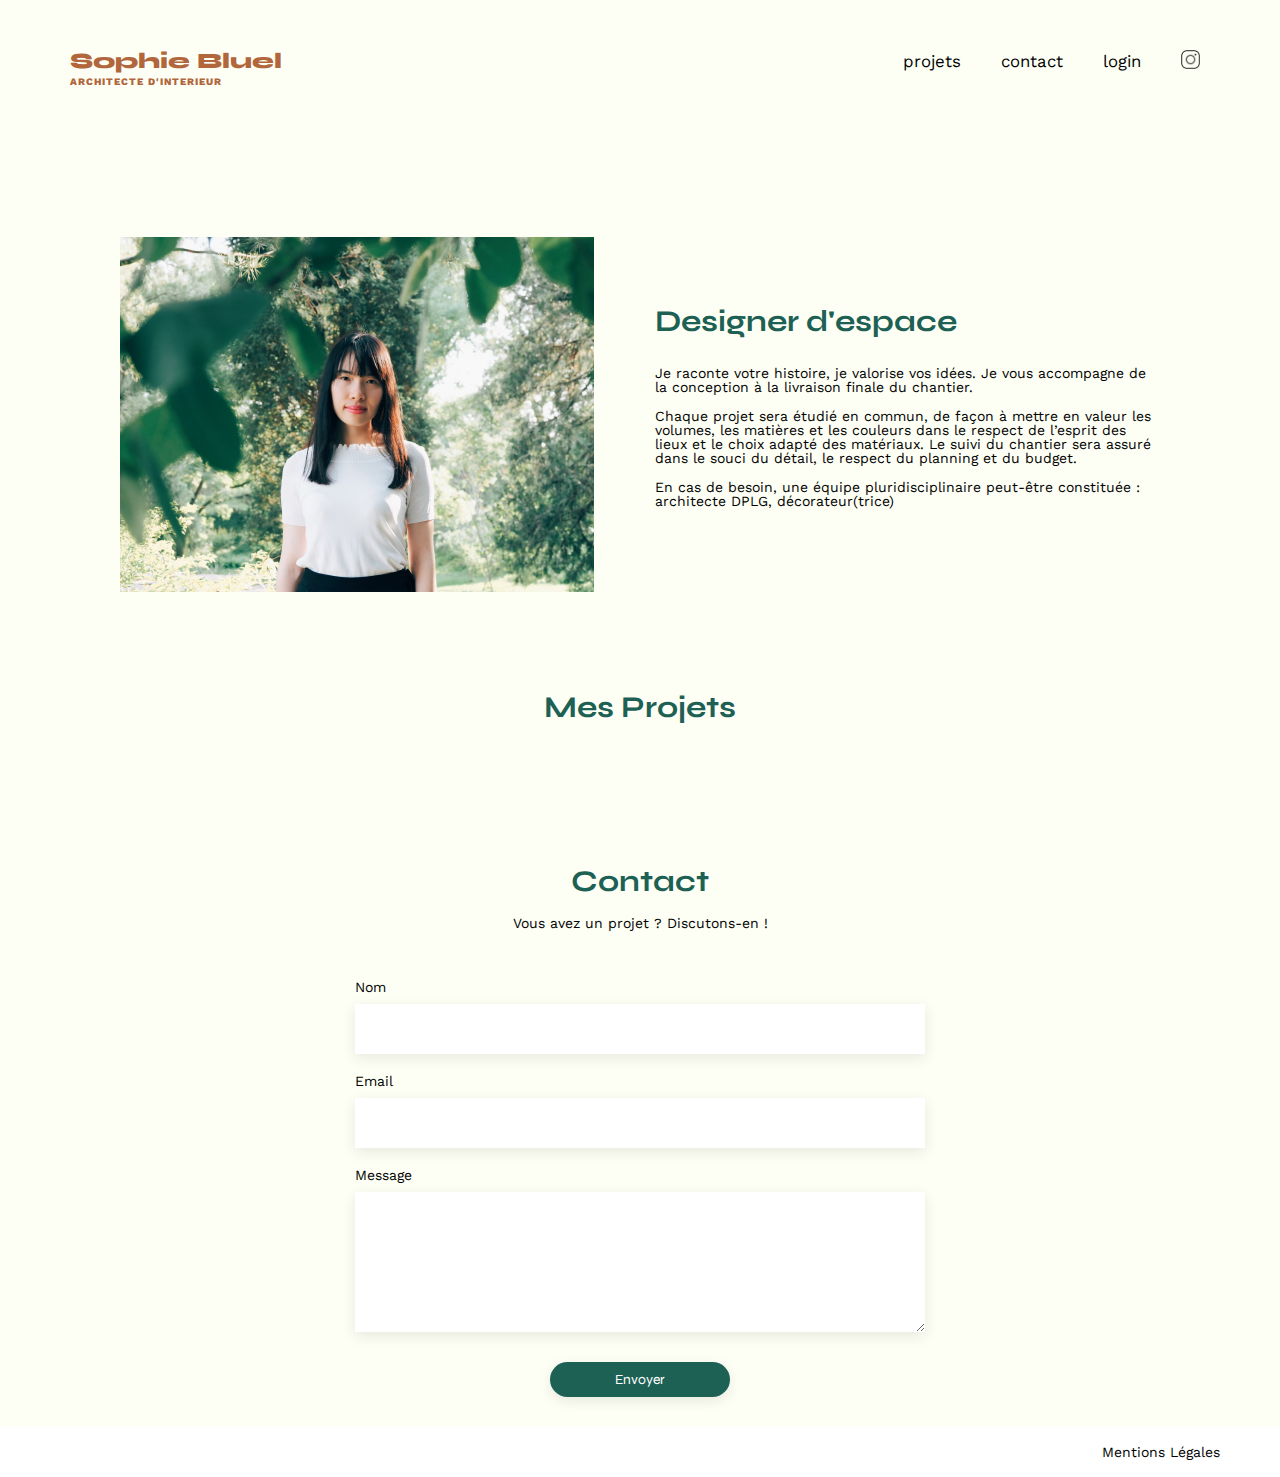
<file: FrontEnd/index.html>
<!DOCTYPE html>
<html lang="fr">
  <head>
    <meta charset="UTF-8" />
    <title>Sophie Bluel - Architecte d'intérieur</title>
    <meta name="viewport" content="width=device-width, initial-scale=1.0" />
    <link rel="preconnect" href="https://fonts.googleapis.com" />
    <link rel="preconnect" href="https://fonts.gstatic.com" crossorigin />
    <link
      href="https://fonts.googleapis.com/css2?family=Syne:wght@700;800&family=Work+Sans&display=swap"
      rel="stylesheet"
    />
    <meta name="description" content="" />
    <link rel="stylesheet" href="./scss/styles.css" />
  </head>
  <body>
    <header>
      <h1>Sophie Bluel <span>ARCHITECTE D'INTERIEUR</span></h1>
      <nav>
        <ul>
          <li><a href="#portfolio">projets</a></li>
          <li><a href="#contact">contact</a></li>
          <li><a href="./login.html">login</a></li>
          <li><img src="./assets/icons/instagram.png" alt="Instagram" /></li>
        </ul>
      </nav>
    </header>
    <main>
      <section id="introduction">
        <figure>
          <img src="./assets/images/sophie-bluel.png" alt="" />
        </figure>
        <article>
          <h2>Designer d'espace</h2>
          <p>
            Je raconte votre histoire, je valorise vos idées. Je vous accompagne
            de la conception à la livraison finale du chantier.
          </p>
          <p>
            Chaque projet sera étudié en commun, de façon à mettre en valeur les
            volumes, les matières et les couleurs dans le respect de l’esprit
            des lieux et le choix adapté des matériaux. Le suivi du chantier
            sera assuré dans le souci du détail, le respect du planning et du
            budget.
          </p>
          <p>
            En cas de besoin, une équipe pluridisciplinaire peut-être constituée
            : architecte DPLG, décorateur(trice)
          </p>
        </article>
      </section>
      <section id="portfolio">
        <h2>Mes Projets</h2>
        <section id="filters">
          <div class="filter-group">
            <!-- <button class="filter-btn active" data-filter="all">Tous</button>
            <button class="filter-btn" data-filter="objects">Objets</button>
            <button class="filter-btn" data-filter="apartments">
              Appartements
            </button>
            <button class="filter-btn" data-filter="hotels-restaurants">
              Hotels & restaurants
            </button> -->
          </div>
        </section>
        <div class="gallery">
          <!-- <figure>
				<img src="assets/images/abajour-tahina.png" alt="Abajour Tahina">
				<figcaption>Abajour Tahina</figcaption>
			</figure>-->
        </div>
      </section>
      <section id="contact">
        <h2>Contact</h2>
        <p>Vous avez un projet ? Discutons-en !</p>
        <form action="#" method="post">
          <label for="name">Nom</label>
          <input type="text" name="name" id="name" />
          <label for="email">Email</label>
          <input type="email" name="email" id="email" />
          <label for="message">Message</label>
          <textarea name="message" id="message" cols="30" rows="10"></textarea>
          <input type="submit" value="Envoyer" />
        </form>
      </section>
    </main>

    <footer>
      <nav>
        <ul>
          <li>Mentions Légales</li>
        </ul>
      </nav>
    </footer>
    <script src="./js/api.js"></script>
  </body>
</html>
</file>
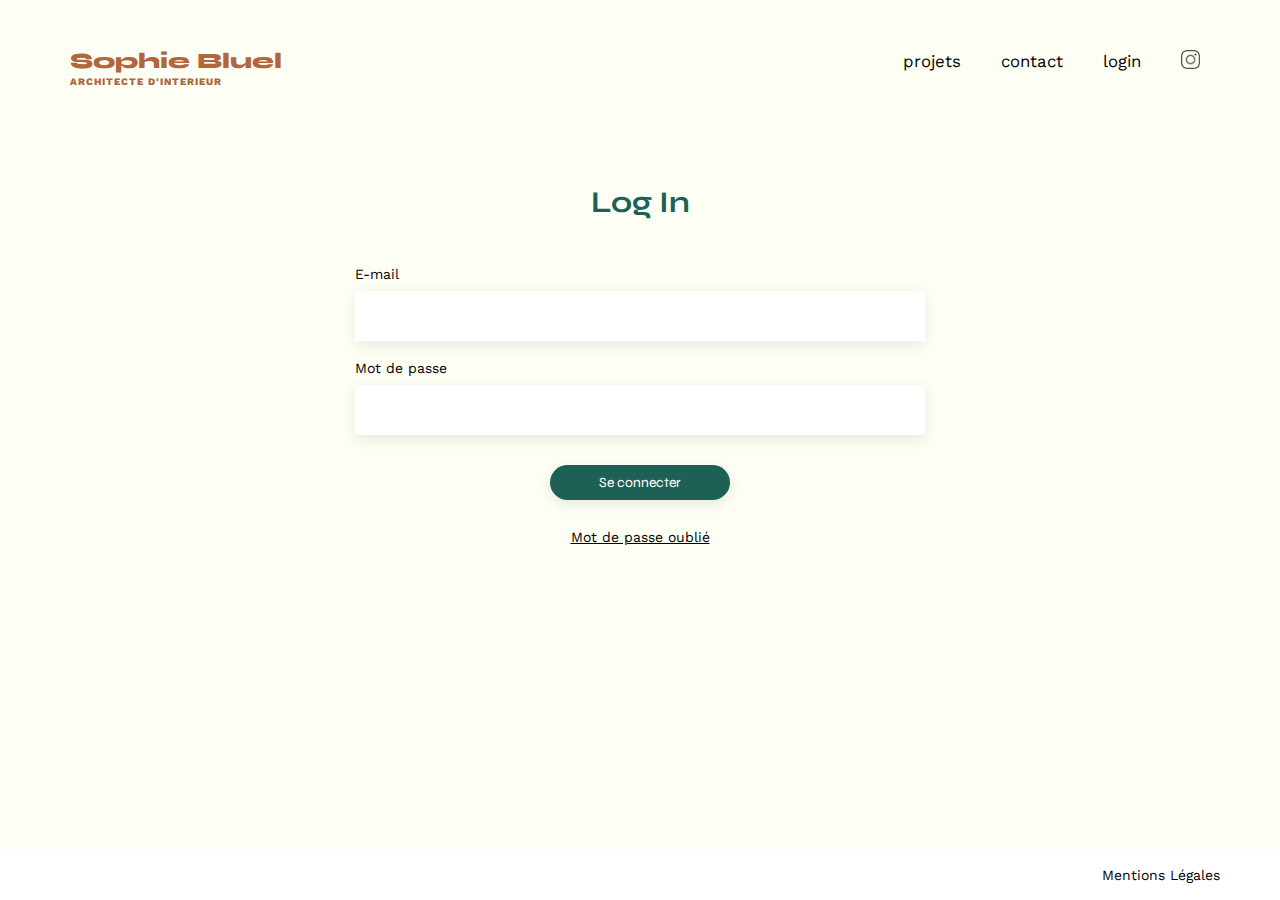
<file: FrontEnd/admin.html>
<!DOCTYPE html>
<html lang="fr">
  <head>
    <meta charset="UTF-8" />
    <title>Sophie Bluel - Architecte d'intérieur</title>
    <meta name="viewport" content="width=device-width, initial-scale=1.0" />
    <link rel="preconnect" href="https://fonts.googleapis.com" />
    <link rel="preconnect" href="https://fonts.gstatic.com" crossorigin />
    <link
      href="https://fonts.googleapis.com/css2?family=Syne:wght@700;800&family=Work+Sans&display=swap"
      rel="stylesheet"
    />
    <meta name="description" content="" />
    <link rel="stylesheet" href="./scss/styles.css" />
  </head>
  <body>
    <div class="edit-mode">
      <p>
        <img src="./assets/icons/modify_wht.png" alt="modify_icon" />Mode
        édition
      </p>
    </div>
    <header>
      <h1>
        Sophie Bluel
        <span>ARCHITECTE D'INTERIEUR</span>
      </h1>
      <nav>
        <ul>
          <li>
            <a href="#portfolio">projets</a>
          </li>
          <li>
            <a href="#contact">contact</a>
          </li>
          <li>
            <a href="./login.html">logout</a>
          </li>
          <li><img src="./assets/icons/instagram.png" alt="Instagram" /></li>
        </ul>
      </nav>
    </header>
    <main>
      <section id="introduction">
        <figure>
          <img
            src="./assets/images/sophie-bluel.png"
            alt="Photo de l'architecte Sophie Bluel"
          />
        </figure>
        <article>
          <h2>Designer d'espace</h2>
          <p>
            Je raconte votre histoire, je valorise vos idées. Je vous accompagne
            de la conception à la livraison finale du chantier.
          </p>
          <p>
            Chaque projet sera étudié en commun, de façon à mettre en valeur les
            volumes, les matières et les couleurs dans le respect de l’esprit
            des lieux et le choix adapté des matériaux. Le suivi du chantier
            sera assuré dans le souci du détail, le respect du planning et du
            budget.
          </p>
          <p>
            En cas de besoin, une équipe pluridisciplinaire peut-être constituée
            : architecte DPLG, décorateur(trice)
          </p>
        </article>
      </section>
      <section id="portfolio">
        <div class="edit-app">
          <h2>Mes Projets</h2>
          <span class="edit-app-span"
            ><img src="./assets/icons/modify_blck.png" alt="modify-icon" />
            modifier</span
          >
        </div>
        <div class="gallery"></div>
      </section>
      <section id="contact">
        <h2>Contact</h2>
        <p>Vous avez un projet ? Discutons-en !</p>
        <form action="#" method="post">
          <label for="name">Nom</label>
          <input type="text" name="name" id="name" />
          <label for="email">Email</label>
          <input type="email" name="email" id="email" />
          <label for="message">Message</label>
          <textarea name="message" id="message" cols="30" rows="10"></textarea>
          <input type="submit" value="Envoyer" />
        </form>
      </section>
    </main>

    <footer>
      <nav>
        <ul>
          <li>Mentions Légales</li>
        </ul>
      </nav>
    </footer>

    // Modale 1
    <div class="modal" id="modal1">
      <div class="modal__content">
        <button class="close-btn">
          <img src="./assets/icons/xmark.png" alt="Fermer la modale" />
        </button>
        <h3>Galerie photo</h3>
        <div class="modal__gallery"></div>
        <hr />
        <input class="add-photo-btn" type="submit" value="Ajouter une Photo" />
      </div>
    </div>

    // Modale 2
    <div class="modal" id="modal2">
      <div class="modal__content">
        <button class="prev-btn">
          <img src="./assets/icons/arrow-left.png" alt="Modale precedente" />
        </button>
        <button class="close-btn">
          <img src="./assets/icons/xmark.png" alt="Fermer la modale" />
        </button>
        <h3>Ajout photo</h3>
        <section id="photo-add-form">
          <form id="addProject">
            <div class="file-upload-container">
              <img src="./assets/icons/add-img.png" alt="" id="previewImage" />
              <div id="toHide">
                <label for="new-project">+ Ajouter photo</label>
                <input
                  type="file"
                  id="new-project"
                  name="image"
                  accept="image/png, image/jpeg"
                />
                <p>jpg, png : 4mo max</p>
              </div>
            </div>
            <label for="title">Titre</label>
            <input type="text" name="title" id="title" />
            <label for="categories-select">Catégorie</label>
            <select name="category" id="categories-select"></select>
          </form>
        </section>
        <hr />
        <input
          class="submit-add-photo-btn invalid"
          type="submit"
          value="Valider"
          form="addProject"
        />
      </div>
    </div>
    <div id="notification" class="notification hidden">
      <p id="notification-message"></p>
    </div>
    <script type="module" src="./js/admin.js"></script>
  </body>
</html>
</file>
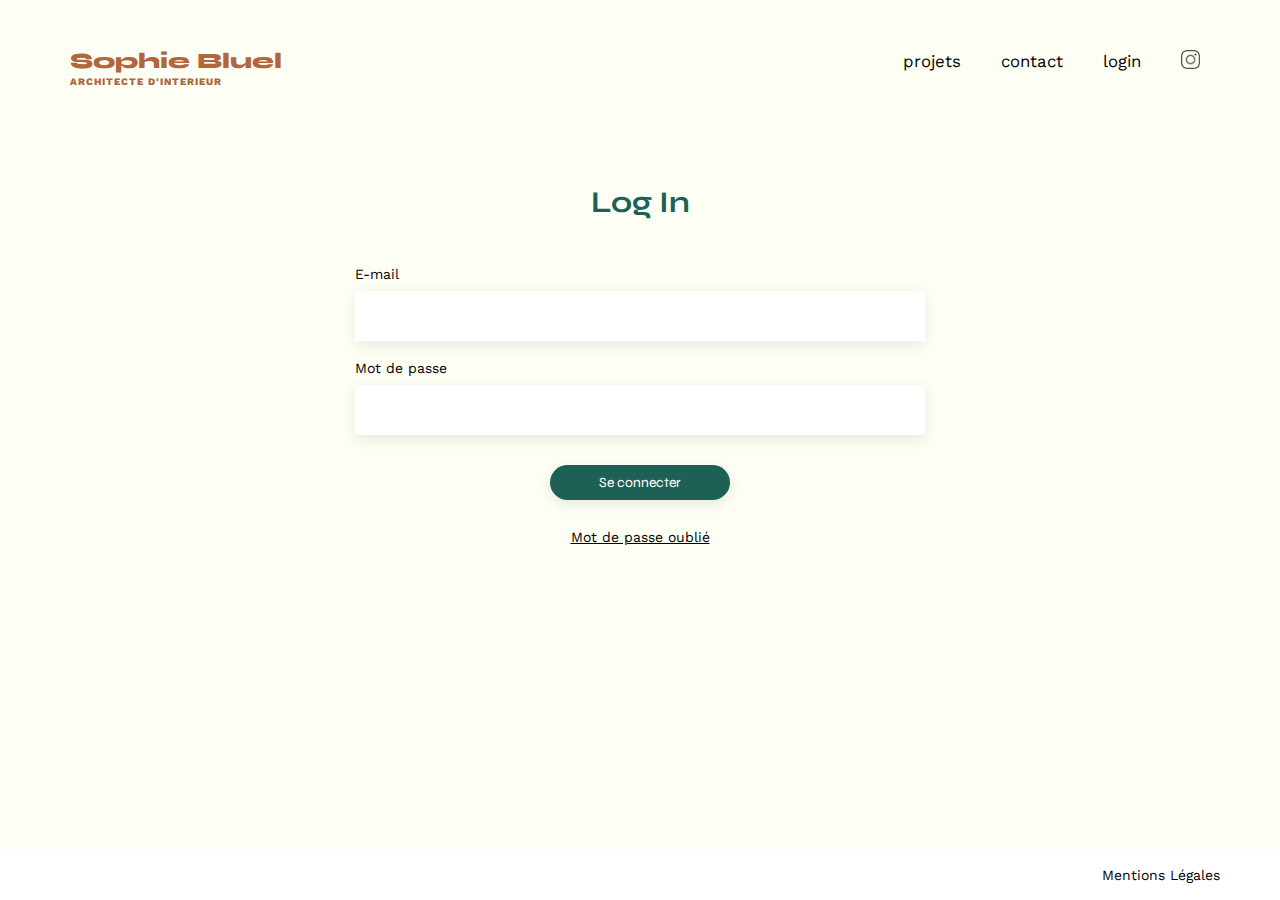
<file: FrontEnd/login.html>
<!DOCTYPE html>
<html lang="fr">
  <head>
    <meta charset="UTF-8" />
    <title>Sophie Bluel - Architecte d'intérieur - Connexion</title>
    <meta name="viewport" content="width=device-width, initial-scale=1.0" />
    <link rel="preconnect" href="https://fonts.googleapis.com" />
    <link rel="preconnect" href="https://fonts.gstatic.com" crossorigin />
    <link
      href="https://fonts.googleapis.com/css2?family=Syne:wght@700;800&family=Work+Sans&display=swap"
      rel="stylesheet"
    />
    <meta name="description" content="" />
    <link rel="stylesheet" href="./scss/styles.css" />
  </head>
  <body>
    <header>
      <h1>Sophie Bluel <span>ARCHITECTE D'INTERIEUR</span></h1>
      <nav>
        <ul>
          <li><a href="./index.html#portfolio">projets</a></li>
          <li><a href="index.html#contact">contact</a></li>
          <li><a href="">login</a></li>
          <li><img src="./assets/icons/instagram.png" alt="Instagram" /></li>
        </ul>
      </nav>
    </header>

    <main>
      <section id="login-form">
        <h2>Log In</h2>
        <form action="#" method="post">
          <label for="email">E-mail</label>
          <input type="email" name="email" id="email" required />
          <label for="password">Mot de passe</label>
          <input type="password" name="password" id="password" required />
          <input type="submit" value="Se connecter" />
        </form>
        <a href="#">Mot de passe oublié</a>
      </section>
    </main>

    <footer>
      <nav>
        <ul>
          <li>Mentions Légales</li>
        </ul>
      </nav>
    </footer>
    <script type="module" src="./js/login.js" />
  </body>
</html>
</file>
<file: FrontEnd/scss/styles.css>
body {
  display: flex;
  flex-direction: column;
  min-height: 100vh;
}

main {
  flex: 1;
}

#login-form {
  padding: 50px 0;
}

.edit-mode {
  background-color: #000000;
  height: 50px;
  color: #ffffff;
  display: flex;
  justify-content: center;
  align-items: center;
  width: 100vw;
  margin-left: calc(-50vw + 50%);
}
.edit-mode img {
  padding-right: 10px;
  margin-bottom: -3px;
}

#portfolio .edit-app {
  display: flex;
  align-items: center;
  justify-content: center;
  gap: 30px;
}
#portfolio .edit-app span {
  display: flex;
  align-items: center;
  font-size: 14px;
  margin-bottom: 25px;
  cursor: pointer;
}
#portfolio .edit-app span img {
  margin-right: 5px;
}

.modal {
  position: fixed;
  inset: 0;
  background-color: rgba(0, 0, 0, 0.5);
  display: flex;
  align-items: center;
  justify-content: center;
  display: none;
  opacity: 0;
}
.modal.active {
  display: flex;
  opacity: 1;
}
.modal__content {
  background-color: #ffffff;
  padding: 20px;
  border-radius: 10px;
  width: 630px;
  height: 688px;
  display: flex;
  flex-direction: column;
  align-items: center;
  justify-content: space-between;
  position: relative;
}
.modal__content .close-btn {
  position: absolute;
  top: 15px;
  background: transparent;
  border: none;
  cursor: pointer;
  right: 20px;
}
.modal__content .prev-btn {
  position: absolute;
  top: 15px;
  background: transparent;
  border: none;
  cursor: pointer;
  left: 20px;
}
.modal .add-photo-btn,
.modal .submit-add-photo-btn {
  cursor: pointer;
  font-family: "Syne";
  font-size: 14px;
  color: #ffffff;
  background-color: #1D6154;
  margin: 30px auto;
  border-radius: 60px;
  width: 180px;
  height: 35px;
}
.modal .add-photo-btn.invalid,
.modal .submit-add-photo-btn.invalid {
  background-color: #A7A7A7;
}
.modal .add-photo-btn:hover,
.modal .submit-add-photo-btn:hover {
  background-color: #113a32;
}
.modal .add-photo-btn:hover.invalid,
.modal .submit-add-photo-btn:hover.invalid {
  background-color: #A7A7A7;
}
.modal__gallery {
  display: grid;
  grid-template-columns: repeat(auto-fill, minmax(77px, 1fr));
  grid-template-rows: repeat(auto-fill, minmax(102px, 1fr));
  gap: 30px 10px;
  padding: 10px;
  height: 430px;
  width: 80%;
  overflow-y: auto;
}
.modal figure {
  display: flex;
  flex-direction: column;
  align-items: center;
  justify-content: center;
  position: relative;
  width: 100%;
  height: 100%;
}
.modal figure img {
  width: 100%;
  height: 100%;
  -o-object-fit: cover;
     object-fit: cover;
}
.modal figure figcaption {
  display: none;
}
.modal figure .delete-btn {
  position: absolute;
  top: 5px;
  right: 5px;
  background-color: transparent;
  cursor: pointer;
}
.modal figure .delete-btn img {
  height: 17px;
  width: 17px;
}

#photo-add-form {
  width: 70% !important;
  height: 70%;
}
#photo-add-form .file-upload-container {
  background-color: #E8F1F6;
  text-align: center;
  display: flex;
  flex-direction: column;
  align-items: center;
  justify-content: center;
  position: relative;
  width: 100%;
  height: 200px;
  overflow: hidden;
}
#photo-add-form .file-upload-container #previewImage {
  max-height: 200px;
  max-width: 413px;
}
#photo-add-form .file-upload-container label {
  font-family: "Work Sans";
  font-size: 16px;
  color: #306685;
  background-color: #CBD6DC;
  padding: 10px;
  border-radius: 30px;
  cursor: pointer;
  display: inline-block;
}
#photo-add-form .file-upload-container input[type=file] {
  display: none;
}
#photo-add-form .file-upload-container p {
  font-family: "Work Sans";
  font-size: 10px;
  color: #306685;
}

*, html, body, div, span, applet, object, iframe,
h1, h2, h3, h4, h5, h6, p, blockquote, pre,
a, abbr, acronym, address, big, cite, code,
del, dfn, em, img, ins, kbd, q, s, samp,
small, strike, strong, sub, sup, tt, var,
b, u, i, center,
dl, dt, dd, ol, ul, li,
fieldset, form, label, legend,
table, caption, tbody, tfoot, thead, tr, th, td,
article, aside, canvas, details, embed,
figure, figcaption, footer, header, hgroup,
menu, nav, output, ruby, section, summary,
time, mark, audio, video {
  margin: 0;
  padding: 0;
  border: 0;
  font-size: 100%;
  font: inherit;
  vertical-align: baseline;
  box-sizing: border-box;
}

article, aside, details, figcaption, figure,
footer, header, hgroup, menu, nav, section {
  display: block;
}

body {
  line-height: 1;
  background-color: #FDFFF5;
}

ol, ul {
  list-style: none;
}

blockquote, q {
  quotes: none;
}

blockquote:before, blockquote:after,
q:before, q:after {
  content: "";
}

table {
  border-collapse: collapse;
  border-spacing: 0;
}

.hidden {
  display: none;
}

body {
  max-width: 1140px;
  margin: auto;
  font-family: "Work Sans";
  font-size: 14px;
  box-sizing: border-box;
  overflow-x: hidden;
}

header {
  display: flex;
  justify-content: space-between;
  margin: 50px 0;
}

section {
  margin: 50px 0;
}

h1 {
  display: flex;
  flex-direction: column;
  font-family: "Syne";
  font-size: 22px;
  font-weight: 800;
  color: #B1663C;
}
h1 span {
  font-family: "Work Sans";
  font-size: 10px;
  letter-spacing: 0.1em;
  margin-top: 5px;
}

h2 {
  font-family: "Syne";
  font-weight: 700;
  font-size: 30px;
  color: #1D6154;
}

h3 {
  font-family: "Work Sans";
  color: #000000;
  font-size: 26px;
  font-weight: 400;
  margin-top: 30px;
}

hr {
  border: 1px solid rgba(0, 0, 0, 0.15);
  width: 77%;
  position: absolute;
  bottom: 120px;
}

nav ul {
  display: flex;
  align-items: center;
  gap: 20px;
}

nav li {
  padding: 0 10px;
  font-size: 1.2em;
  font-weight: 400;
  cursor: pointer;
}
nav li a {
  text-decoration: none;
  color: inherit;
}
nav li a:hover {
  font-weight: bolder;
}
nav li img {
  width: 19px;
}
nav li img:hover {
  scale: 1.3;
}

#introduction {
  display: flex;
  align-items: center;
  padding: 50px;
  gap: 30px;
}
#introduction figure {
  flex: 1;
}
#introduction img {
  display: block;
  width: 474px;
}
#introduction article {
  flex: 1;
}
#introduction h2 {
  margin-bottom: 1em;
}
#introduction p {
  margin-bottom: 15px;
}

#portfolio h2 {
  text-align: center;
  margin-bottom: 1em;
}

#filters {
  text-align: center;
  margin-top: 2em;
}
#filters .filter-group {
  display: inline-flex;
  gap: 10px;
}
#filters .filter-btn {
  font-family: "Syne";
  padding: 8px 15px;
  border: 1px solid #1D6154;
  border-radius: 30px;
  background-color: transparent;
  color: #1D6154;
  cursor: pointer;
  font-size: 1.1em;
  transition: background-color 0.3s ease, color 0.3s ease;
}
#filters .filter-btn.active {
  background-color: #1D6154;
  color: #ffffff;
}
#filters .filter-btn:hover {
  background-color: #1D6154;
  color: #ffffff;
}

.gallery {
  width: 100%;
  display: grid;
  grid-template-columns: repeat(3, 1fr);
  grid-gap: 20px;
  box-sizing: border-box;
  padding: 0 50px;
}
.gallery img {
  width: 100%;
}
.gallery figcaption {
  font-size: 13px;
  margin-top: 5px;
}

#contact, #login-form, #photo-add-form {
  width: 50%;
  margin: auto;
  text-align: center;
}
#contact h2, #login-form h2, #photo-add-form h2 {
  margin-bottom: 20px;
}
#contact form, #login-form form, #photo-add-form form {
  text-align: left;
  margin-top: 30px;
  display: flex;
  flex-direction: column;
}
#contact input, #contact select, #login-form input, #login-form select, #photo-add-form input, #photo-add-form select {
  height: 50px;
  font-size: 1.2em;
  border: none;
  box-shadow: 0px 4px 14px rgba(0, 0, 0, 0.09);
  cursor: pointer;
}
#contact label, #login-form label, #photo-add-form label {
  margin: 20px 0 10px;
}
#contact textarea, #login-form textarea, #photo-add-form textarea {
  border: none;
  box-shadow: 0px 4px 14px rgba(0, 0, 0, 0.09);
}
#contact input[type=submit], #login-form input[type=submit], #photo-add-form input[type=submit] {
  font-family: "Syne";
  font-size: 14px;
  color: #ffffff;
  background-color: #1D6154;
  margin: 30px auto;
  border-radius: 60px;
  width: 180px;
  height: 35px;
}
#contact input[type=submit]:hover, #login-form input[type=submit]:hover, #photo-add-form input[type=submit]:hover {
  background-color: #113a32;
}
#contact a, #login-form a, #photo-add-form a {
  color: #000000;
}

footer {
  width: 100vw;
  background-color: #ffffff;
  height: 50px;
  box-sizing: border-box;
  margin-left: calc(-50vw + 50%);
  position: relative;
  display: flex;
  justify-content: flex-end;
  align-items: center;
}
footer li {
  font-size: 14px;
  padding-right: 60px;
}/*# sourceMappingURL=styles.css.map */
</file>
